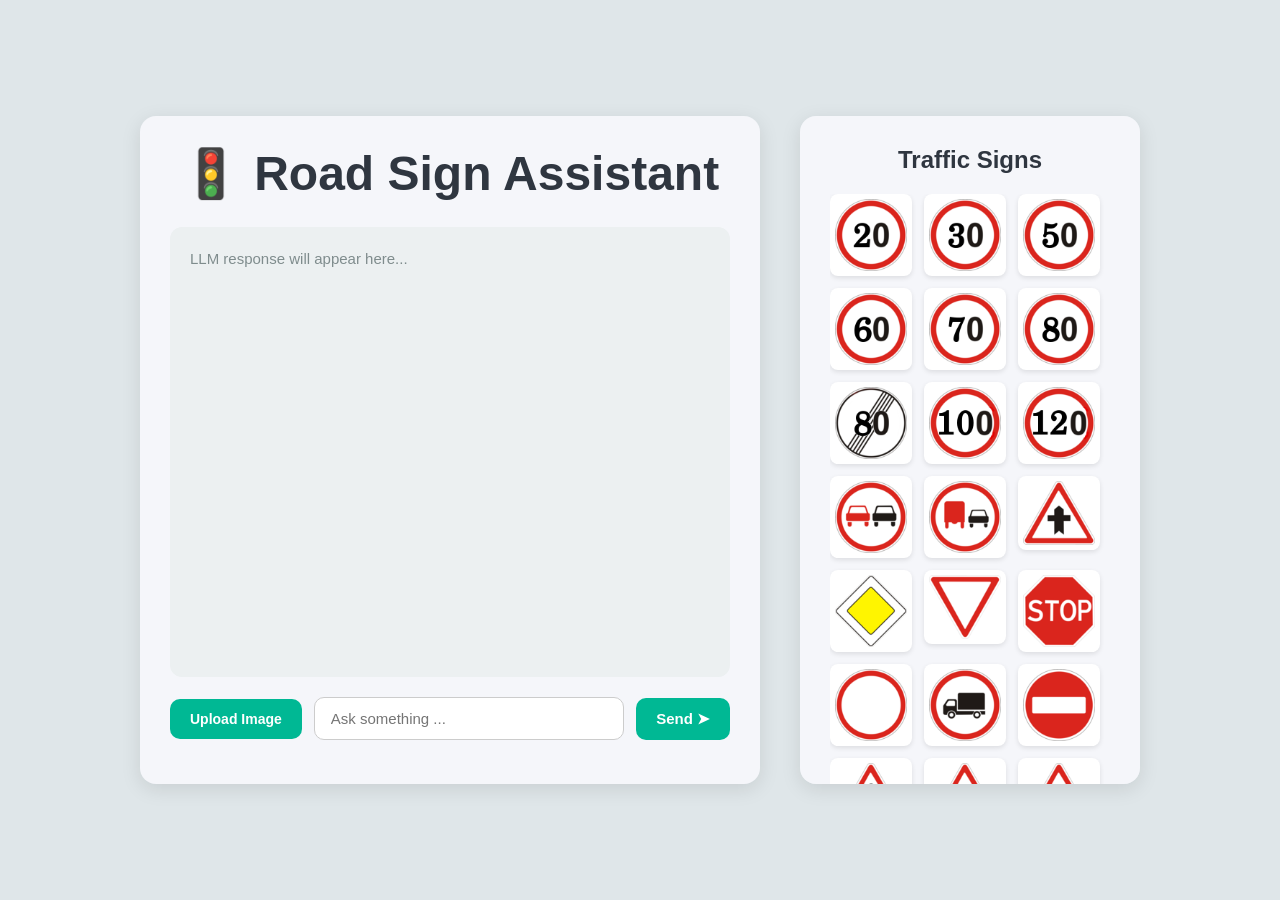
<file: frontend/index.html>
<!DOCTYPE html>
<html lang="en">
<head>
    <meta charset="UTF-8">
    <meta name="viewport" content="width=device-width, initial-scale=1.0">
    <title>Road Sign Assistant</title>
    <link rel="stylesheet" href="style.css">
</head>
<body>

<div class="main-wrapper">
    <div class="container">

        <!-- Header -->
        <h1>🚦 Road Sign Assistant</h1>

        <!-- Output Box -->
        <div class="output-box" id="outputBox">
            <p class="placeholder">LLM response will appear here...</p>
        </div>

        <!-- Input Section -->
        <div class="input-section">

            <!-- Upload Button -->
            <label for="imageUpload" class="upload-btn">Upload Image</label>
            <input type="file" id="imageUpload" hidden accept="image/*">

            <!-- Text Input -->
            <input type="text" id="userInput" placeholder="Ask something ...">

            <!-- Send Button -->
            <button id="sendBtn">Send ➤</button>

        </div>

    </div>

    <!-- Signs Gallery Box -->
    <div class="signs-gallery">
        <h2>Traffic Signs</h2>
        <div class="signs-grid" id="signsGrid">
            <!-- Signs will be loaded here -->
        </div>
    </div>
</div>

<!-- Notification Popup -->
<div id="notification" class="notification">
    <span id="notificationText"></span>
</div>

<script>

    const BASE_URL = "https://road-sign-ai-assistant.onrender.com";

    // Load all sign images from Meta folder
    const signsGrid = document.getElementById('signsGrid');
    for (let i = 0; i <= 42; i++) {
        const img = document.createElement('img');
        img.src = `Meta/${i}.png`;
        img.alt = `Traffic Sign ${i}`;
        img.className = 'sign-image';
        // Add data attribute to store sign number for identification
        img.dataset.signNumber = i;
        signsGrid.appendChild(img);
    }

    // Variable to track currently selected sign from gallery
    let selectedSignFromGallery = null;

    // Add click event listener to all sign images in the gallery
    // This allows users to click on any traffic sign to send it to the LLM
    signsGrid.addEventListener('click', async (e) => {
        // Check if the clicked element is a sign image
        if (e.target.classList.contains('sign-image')) {
            const clickedSign = e.target;
            const signNumber = clickedSign.dataset.signNumber;

            // Remove 'selected' class from previously selected sign (if any)
            const previouslySelected = document.querySelector('.sign-image.selected');
            if (previouslySelected) {
                previouslySelected.classList.remove('selected');
            }

            // Add 'selected' class to the clicked sign for visual feedback
            clickedSign.classList.add('selected');

            // Store the selected sign for reference
            selectedSignFromGallery = clickedSign.src;

            // Show notification that sign was selected
            showNotification(`🚦 Traffic Sign selected`);

            // Fetch the image from images folder (not Meta folder) to send to backend
            try {
                // Construct path to images folder using sign number
                const imagePath = `${BASE_URL}/images/${signNumber}_00000_00000_00000.png`;
                const response = await fetch(imagePath);
                const blob = await response.blob();

                // Create a File object from the blob
                const file = new File([blob], `sign_${signNumber}.png`, { type: 'image/png' });

                // Create FormData to send to backend
                const formData = new FormData();
                formData.append("image", file);

                // Show loading message in output box
                outputBox.innerHTML = "<p>⏳ Processing traffic sign... Please wait</p>";

                // Send the selected sign to the backend LLM for prediction
                const predictResponse = await fetch(`${BASE_URL}/predict`, {
                    method: "POST",
                    body: formData
                });

                const data = await predictResponse.json();

                // Handle error response from backend
                if (data.error) {
                    outputBox.innerHTML = `<p style="color:red;">Error: ${data.error}</p>`;
                    return;
                }

                // Display the LLM prediction result in the output box
                // Replace \n with <br> to preserve line breaks in HTML
                const formattedExplanation = data.explanation.replace(/\n/g, '<br>');
                outputBox.innerHTML = `<h3>🚦 Prediction: ${data.prediction}</h3><p><strong>Confidence:</strong> ${data.confidence}%</p><hr><p>${formattedExplanation}</p>`;

                // Show success notification
                showNotification(` Sign analyzed successfully!`);

            } catch (error) {
                // Handle any errors during the fetch or prediction process
                outputBox.innerHTML = "<p style='color:red;'>Error processing sign. Please try again.</p>";
                console.error('Error:', error);
            }
        }
    });

    // Notification function
    function showNotification(message) {
        const notification = document.getElementById("notification");
        const notificationText = document.getElementById("notificationText");

        notificationText.textContent = message;
        notification.classList.add("show");

        setTimeout(() => {
            notification.classList.remove("show");
        }, 3000);
    }

    // Prediction functionality
    const sendBtn = document.getElementById("sendBtn");
    const outputBox = document.getElementById("outputBox");
    const imageUpload = document.getElementById("imageUpload");
    const userInput = document.getElementById("userInput"); // Get the text input element

    // BASIC INPUT CAPTURE EXAMPLE
    // This function demonstrates how to capture text from the input field
    function captureUserInput() {
        // Step 1: Get the value (text) from the input field
        const userMessage = userInput.value;

        // Step 2: Check if the input is not empty
        if (userMessage.trim() === "") {
            alert("Please enter a message!");
            return null;
        }

        // Step 3: Return the captured text
        return userMessage;
    }

    // Example: Add Enter key support to send message
    // This allows users to press Enter to submit instead of clicking Send
    userInput.addEventListener("keypress", async (e) => {
        // Check if the pressed key is Enter (key code 13)
        if (e.key === "Enter") {
            // Get the text input
            const message = captureUserInput();

            if (message) {
                // Display the user's message in the output box
                outputBox.innerHTML = `<p><strong>You:</strong> ${message}</p><p>⏳ Waiting for response...</p>`;

                // Clear the input field after capturing
                userInput.value = "";

                try {
                    // Send the message to the backend /chat route
                    const response = await fetch(`${BASE_URL}/chat`, {
                        method: "POST",
                        headers: {
                            "Content-Type": "application/json"
                        },
                        body: JSON.stringify({ message: message })
                    });

                    // Parse the JSON response from backend
                    const data = await response.json();

                    // Check if there was an error
                    if (data.error) {
                        outputBox.innerHTML = `<p style="color:red;">Error: ${data.error}</p>`;
                        return;
                    }

                    // Display the LLM response in the output box
                    // Replace \n with <br> to preserve line breaks in HTML
                    const formattedResponse = data.response.replace(/\n/g, '<br>');
                    outputBox.innerHTML = `<p><strong>You:</strong> ${message}</p><hr><p><strong>Assistant:</strong> ${formattedResponse}</p>`;

                    // Show success notification
                    showNotification(`✅ Response received!`);

                } catch (error) {
                    // Handle any errors during the fetch process
                    outputBox.innerHTML = `<p style="color:red;">Error: Could not connect to server</p>`;
                    console.error('Error:', error);
                }
            }
        }
    });

    // Show notification when image is uploaded
    imageUpload.addEventListener("change", (e) => {
        if (e.target.files.length > 0) {
            const fileName = e.target.files[0].name;
            showNotification(`📷 Photo uploaded: ${fileName}`);

            // Change upload button color
            const uploadBtn = document.querySelector('.upload-btn');
            uploadBtn.classList.add('uploaded');
        }
    });

    sendBtn.addEventListener("click", async () => {
        // Check if user has uploaded an image
        if (imageUpload.files.length > 0) {
            // Handle image upload
            const file = imageUpload.files[0];
            // FormData create
            const formData = new FormData();
            formData.append("image", file);

            // Loading message
            outputBox.innerHTML = "<p>⏳ Processing... Please wait</p>";

            try {
                const response = await fetch(`${BASE_URL}/predict`, {
                    method: "POST",
                    body: formData
                });

                const data = await response.json();

                if (data.error) {
                    outputBox.innerHTML = `<p style="color:red;">Error: ${data.error}</p>`;
                    return;
                }

                // Show result
                // Replace \n with <br> to preserve line breaks in HTML
                const formattedExplanation = data.explanation.replace(/\n/g, '<br>');
                outputBox.innerHTML = `<h3>🚦 Prediction: ${data.prediction}</h3><p><strong>Confidence:</strong> ${data.confidence}%</p><hr><p>${formattedExplanation}</p>`;

                // Clear the file input after successful upload
                imageUpload.value = "";

                // Remove uploaded class from upload button
                const uploadBtn = document.querySelector('.upload-btn');
                uploadBtn.classList.remove('uploaded');

            } catch (error) {
                outputBox.innerHTML = "<p style='color:red;'>Server error</p>";
            }
        } else if (userInput.value.trim() !== "") {
            // Handle text message
            const message = userInput.value.trim();

            // Display the user's message in the output box
            outputBox.innerHTML = `<p><strong>You:</strong> ${message}</p><p>⏳ Waiting for response...</p>`;

            // Clear the input field
            userInput.value = "";

            try {
                // Send the message to the backend /chat route
                const response = await fetch(`${BASE_URL}/chat`, {
                    method: "POST",
                    headers: {
                        "Content-Type": "application/json"
                    },
                    body: JSON.stringify({ message: message })
                });

                const data = await response.json();

                if (data.error) {
                    outputBox.innerHTML = `<p style="color:red;">Error: ${data.error}</p>`;
                    return;
                }

                // Display the LLM response
                // Replace \n with <br> to preserve line breaks in HTML
                const formattedResponse = data.response.replace(/\n/g, '<br>');
                outputBox.innerHTML = `<p><strong>You:</strong> ${message}</p><hr><p><strong>Assistant:</strong> ${formattedResponse}</p>`;

                // Show success notification
                showNotification(`✅ Response received!`);

            } catch (error) {
                outputBox.innerHTML = `<p style="color:red;">Error: Could not connect to server</p>`;
                console.error('Error:', error);
            }
        } else {
            alert("Please enter a message or upload an image!");
        }
    });
</script>

</body>
</html>
</file>
<file: frontend/style.css>
/* Reset */
* {
    margin: 0;
    padding: 0;
    box-sizing: border-box;
}

/* Body Theme */
body {
    font-family: Arial, sans-serif;
    background: #dfe6e9;
    display: flex;
    justify-content: center;
    align-items: center;
    min-height: 100vh;
    padding: 15px;
}

/* Main Wrapper - Contains both boxes */
.main-wrapper {
    display: flex;
    gap: 40px;
    width: 80%;
    max-width: 1400px;
    align-items: stretch;
}

/* Mobile body fix */
@media (max-width: 768px) {
    body {
        align-items: flex-start;
        padding: 10px;
    }
}

/* Container - Responsive */
.container {
    flex: 2;
    width: 100%;
    background: #f5f6fa;
    padding: 30px;
    border-radius: 16px;
    box-shadow: 0px 5px 20px rgba(0,0,0,0.1);
}

/* Signs Gallery Box */
.signs-gallery {
    flex: 1;
    width: 100%;
    min-width: 280px;
    background: #f5f6fa;
    padding: 30px;
    border-radius: 16px;
    box-shadow: 0px 5px 20px rgba(0,0,0,0.1);
    height: fit-content;
    max-height: calc(77.5vh - 30px);
    overflow-y: auto;
}

.signs-gallery h2 {
    text-align: center;
    margin-bottom: 20px;
    color: #2f3640;
    font-size: 1.5rem;
    font-weight: 700;
}

.signs-grid {
    display: grid;
    grid-template-columns: repeat(3, 1fr);
    gap: 12px;
    overflow-y: auto;
    overflow-x: hidden;
    flex: 1;
    align-content: start;
    padding-right: 10px;
    padding-bottom: 20px;
    scroll-behavior: smooth;
}

/* Custom Scrollbar for Signs Grid */
.signs-grid::-webkit-scrollbar {
    width: 10px;
}

.signs-grid::-webkit-scrollbar-track {
    background: #dfe6e9;
    border-radius: 10px;
    margin: 5px 0;
}

.signs-grid::-webkit-scrollbar-thumb {
    background: linear-gradient(180deg, #74b9ff, #0984e3);
    border-radius: 10px;
    transition: background 0.3s;
}

.signs-grid::-webkit-scrollbar-thumb:hover {
    background: linear-gradient(180deg, #0984e3, #0652a8);
}

/* Firefox Scrollbar */
.signs-grid {
    scrollbar-width: thin;
    scrollbar-color: #74b9ff #dfe6e9;
}

.sign-image {
    width: 100%;
    height: auto;
    border-radius: 8px;
    cursor: pointer;
    transition: transform 0.2s;
    background: white;
    padding: 5px;
    box-shadow: 0 2px 5px rgba(0,0,0,0.1);
}

.sign-image:hover {
    transform: scale(1.05);
}

/* Visual feedback for selected sign - adds blue border and glow effect */
.sign-image.selected {
    border: 3px solid #0984e3;
    box-shadow: 0 0 15px rgba(9, 132, 227, 0.6);
    transform: scale(1.08);
}

/* Header - Responsive */
h1 {
    text-align: center;
    margin-bottom: 25px;
    color: #2f3640;
    font-size: 2.5rem;
    font-weight: 800;
}

/* Output Box - Responsive */
.output-box {
    height: 400px;
    background: #ecf0f1;
    border-radius: 12px;
    padding: 20px;
    overflow-y: auto;
    margin-bottom: 20px;
    color: #2d3436;
    font-size: 16px;
    line-height: 1.6;
}

/* Placeholder */
.placeholder {
    color: #7f8c8d;
    font-size: 15px;
}

/* Input Section */
.input-section {
    display: flex;
    align-items: center;
    gap: 12px;
    flex-wrap: nowrap;
}

/* Upload Button */
.upload-btn {
    background: #00b894;
    padding: 12px 20px;
    border-radius: 10px;
    cursor: pointer;
    font-size: 14px;
    font-weight: 600;
    color: white;
    transition: 0.3s;
    flex-shrink: 0;
    white-space: nowrap;
}

.upload-btn:hover {
    background: #019875;
}

.upload-btn.uploaded {
    background: #00b894;
}

.upload-btn.uploaded:hover {
    background: #019875;
}

/* Input Field */
input[type="text"] {
    flex: 1;
    min-width: 0;
    padding: 12px 16px;
    border-radius: 10px;
    border: 1px solid #ccc;
    outline: none;
    font-size: 15px;
}

/* Send Button */
button {
    background: #00b894;
    color: white;
    border: none;
    padding: 12px 20px;
    border-radius: 10px;
    cursor: pointer;
    transition: 0.3s;
    font-size: 15px;
    font-weight: 600;
    flex-shrink: 0;
}

button:hover {
    background: #019875;
}

/* Hidden file input */
input[type="file"] {
    display: none;
}

/* Notification Popup */
.notification {
    position: fixed;
    bottom: 80px;
    left: 50%;
    transform: translateX(-50%) translateY(20px);
    background: #00b894;
    color: white;
    padding: 15px 25px;
    border-radius: 10px;
    box-shadow: 0 4px 15px rgba(0,0,0,0.2);
    font-size: 15px;
    font-weight: 600;
    opacity: 0;
    transition: all 0.3s ease;
    pointer-events: none;
    z-index: 1000;
}

.notification.show {
    opacity: 1;
    transform: translateX(-50%) translateY(0);
}

/* ── Responsive Design ── */

/* Tablets (portrait) */
@media (max-width: 1200px) {
    .main-wrapper {
        flex-direction: column;
        align-items: center;
    }

    .signs-gallery {
        width: 100%;
        max-width: 800px;
    }
}

/* Tablets (portrait) */
@media (max-width: 768px) {
    .container {
        padding: 25px;
    }

    h1 {
        font-size: 2rem;
        margin-bottom: 20px;
    }

    .output-box {
        height: 350px;
        font-size: 15px;
        padding: 18px;
    }

    .upload-btn {
        font-size: 20px;
        padding: 10px 14px;
    }

    input[type="text"] {
        font-size: 14px;
        padding: 10px 14px;
    }

    button {
        font-size: 14px;
        padding: 10px 16px;
    }
}

/* Mobile phones */
@media (max-width: 480px) {
    body {
        padding: 10px;
        align-items: flex-start;
    }

    .container {
        padding: 18px;
        border-radius: 12px;
        width: 100%;
    }

    h1 {
        font-size: 1.5rem;
        margin-bottom: 15px;
        line-height: 1.3;
    }

    .output-box {
        height: calc(100vh - 280px);
        min-height: 200px;
        max-height: 400px;
        font-size: 13px;
        padding: 12px;
        margin-bottom: 12px;
    }

    .placeholder {
        font-size: 12px;
    }

    .input-section {
        gap: 8px;
        flex-wrap: nowrap;
    }

    .upload-btn {
        font-size: 18px;
        padding: 10px 12px;
    }

    input[type="text"] {
        font-size: 13px;
        padding: 10px 12px;
        min-width: 0;
    }

    button {
        font-size: 13px;
        padding: 10px 14px;
        white-space: nowrap;
    }
}

/* Extra small phones */
@media (max-width: 360px) {
    .container {
        padding: 15px;
    }

    h1 {
        font-size: 1.3rem;
    }

    .output-box {
        height: calc(100vh - 260px);
        min-height: 180px;
        font-size: 12px;
        padding: 10px;
    }

    .upload-btn {
        font-size: 16px;
        padding: 9px 11px;
    }

    input[type="text"] {
        font-size: 12px;
        padding: 9px 11px;
    }

    button {
        font-size: 12px;
        padding: 9px 12px;
    }
}

/* Large screens */
@media (min-width: 1200px) {
    .container {
        max-width: 900px;
    }

    h1 {
        font-size: 3rem;
    }

    .output-box {
        height: 450px;
        font-size: 17px;
    }
}
</file>
